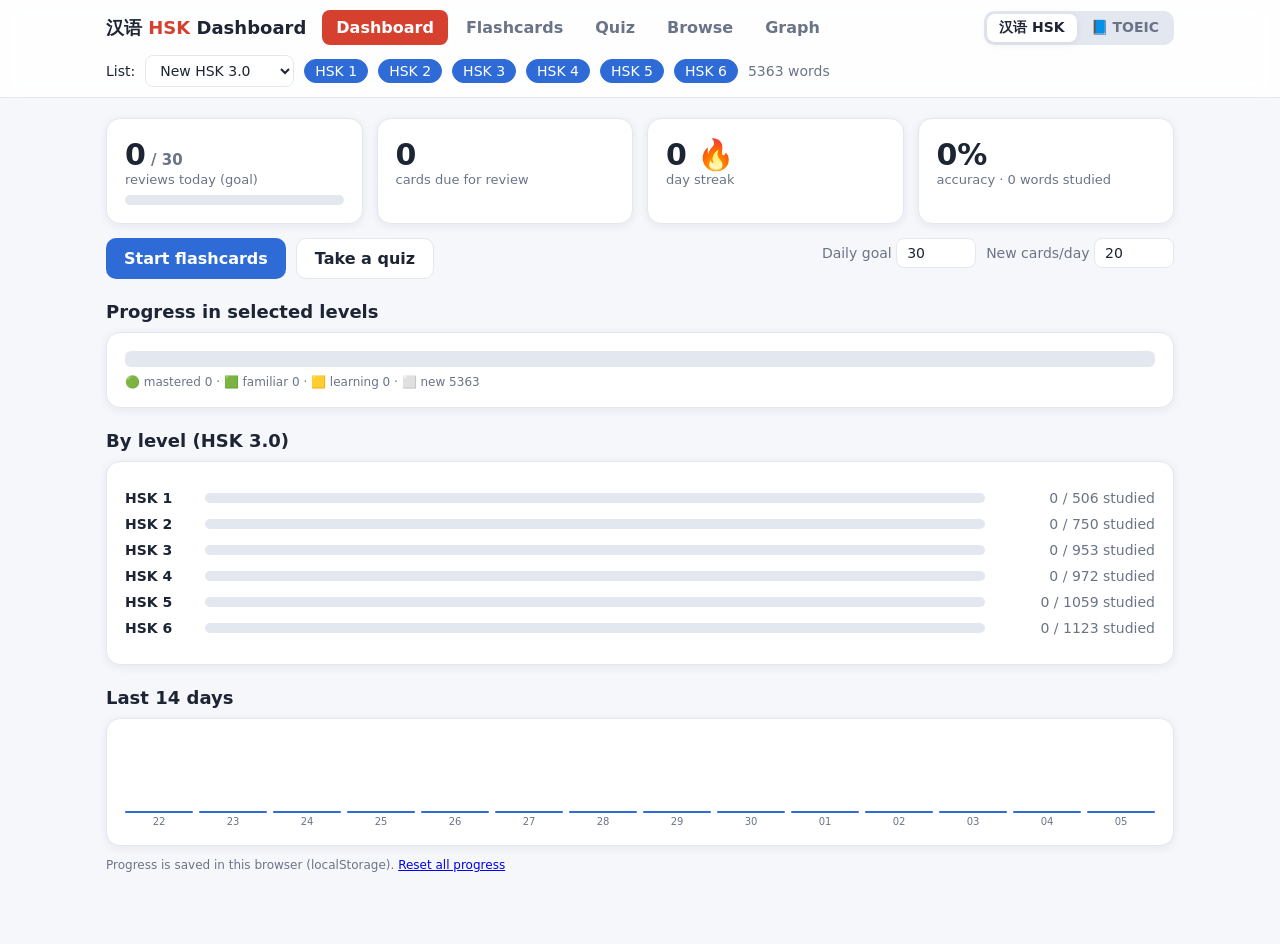
<file: dashboard/index.html>
<!doctype html>
<html lang="en">
<head>
<meta charset="utf-8">
<meta name="viewport" content="width=device-width, initial-scale=1, viewport-fit=cover">
<title>Vocab · HSK</title>
<meta name="apple-mobile-web-app-title" content="Vocab HSK">
<style>
:root{--bg:#f6f7fb;--card:#fff;--ink:#1d2433;--mute:#6b7487;--line:#e3e7ef;--brand:#d6402f;--brand2:#2f6bd6;--ok:#1f9d6b;--warn:#e0a01b;--bad:#d6402f;--shadow:0 2px 10px rgba(20,30,60,.07)}
@media (prefers-color-scheme:dark){:root{--bg:#12151d;--card:#1b2030;--ink:#e8ecf5;--mute:#98a1b6;--line:#2a3147;--shadow:none}}
*{box-sizing:border-box}
body{margin:0;background:var(--bg);color:var(--ink);font-family:system-ui,"Segoe UI","Noto Sans Thai","Microsoft YaHei",sans-serif}
header{background:var(--card);border-bottom:1px solid var(--line);position:sticky;top:0;z-index:5}
.wrap{max-width:1100px;margin:0 auto;padding:0 16px}
.top{display:flex;align-items:center;gap:16px;flex-wrap:wrap;padding:10px 0}
.logo{font-weight:800;font-size:18px}.logo b{color:var(--brand)}
nav{display:flex;gap:4px;flex-wrap:wrap}
nav button{border:0;background:none;color:var(--mute);font:inherit;font-weight:600;padding:8px 14px;border-radius:8px;cursor:pointer}
nav button.on{background:var(--brand);color:#fff}
.filters{display:flex;gap:10px;align-items:center;flex-wrap:wrap;padding:0 0 10px;font-size:14px}
.chip{display:inline-flex;align-items:center;gap:4px;border:1px solid var(--line);border-radius:999px;padding:3px 10px;cursor:pointer;user-select:none;background:var(--card)}
.chip.on{background:var(--brand2);color:#fff;border-color:var(--brand2)}
select,input[type=search],input[type=number]{font:inherit;padding:6px 10px;border-radius:8px;border:1px solid var(--line);background:var(--card);color:var(--ink)}
main{padding:20px 0 60px}
.grid{display:grid;gap:14px}
.g4{grid-template-columns:repeat(auto-fit,minmax(200px,1fr))}
.card{background:var(--card);border-radius:14px;padding:18px;box-shadow:var(--shadow);border:1px solid var(--line)}
.stat .n{font-size:30px;font-weight:800}.stat .l{color:var(--mute);font-size:13px}
h2{margin:22px 0 10px;font-size:18px}
.bar{height:10px;background:var(--line);border-radius:6px;overflow:hidden;display:flex}
.bar i{display:block;height:100%}
.lv{display:grid;grid-template-columns:70px 1fr 160px;gap:10px;align-items:center;margin:10px 0;font-size:14px}
.lv span:last-child{color:var(--mute);text-align:right}
.btn{border:0;border-radius:10px;padding:10px 18px;font:inherit;font-weight:700;cursor:pointer;background:var(--brand2);color:#fff}
.btn.alt{background:var(--card);color:var(--ink);border:1px solid var(--line)}
.btn.ok{background:var(--ok)}.btn.bad{background:var(--bad)}.btn.warn{background:var(--warn)}
.fc{max-width:620px;margin:0 auto;text-align:center}
.face{min-height:320px;display:flex;flex-direction:column;justify-content:center;align-items:center;gap:8px;cursor:pointer}
.hz{font-size:96px;line-height:1.1;font-family:"Noto Sans SC","Microsoft YaHei","SimSun",sans-serif}
.py{font-size:28px;color:var(--brand2)}.th{font-size:30px;font-weight:700}.en{color:var(--mute);font-size:15px;max-width:520px}
.tag{font-size:12px;color:var(--mute)}
.row{display:flex;gap:10px;justify-content:center;flex-wrap:wrap;margin-top:14px}
.opts{display:grid;gap:10px;margin-top:16px}
.opt{text-align:left;padding:14px;border-radius:12px;border:2px solid var(--line);background:var(--card);color:var(--ink);font:inherit;font-size:20px;cursor:pointer}
.opt:hover{border-color:var(--brand2)}.opt.right{border-color:var(--ok);background:rgba(31,157,107,.15)}.opt.wrong{border-color:var(--bad);background:rgba(214,64,47,.12)}
table{width:100%;border-collapse:collapse;font-size:15px}
th,td{padding:8px 10px;border-bottom:1px solid var(--line);text-align:left;vertical-align:top}
th{color:var(--mute);font-size:12px;text-transform:uppercase;position:sticky;top:0;background:var(--card)}
td.h{font-size:22px;font-family:"Noto Sans SC","Microsoft YaHei",sans-serif}
.dot{display:inline-block;width:10px;height:10px;border-radius:50%;background:var(--line)}
.sp{background:none;border:0;cursor:pointer;font-size:18px}
.pager{display:flex;gap:10px;align-items:center;justify-content:center;margin-top:12px}
.empty{padding:40px;text-align:center;color:var(--mute)}
.kbd{font-size:12px;color:var(--mute);margin-top:10px}
.subj{display:flex;gap:2px;background:var(--line);border-radius:10px;padding:3px;margin-left:auto}.subj a{padding:5px 12px;border-radius:8px;color:var(--mute);text-decoration:none;font-weight:700;font-size:14px}.subj a.on{background:var(--card);color:var(--ink);box-shadow:var(--shadow)}
.fchead{display:flex;justify-content:space-between;align-items:center;gap:10px;flex-wrap:wrap;margin-bottom:6px}
.pytog{display:inline-flex;align-items:center;gap:6px;cursor:pointer;user-select:none}.pytog input{width:16px;height:16px;accent-color:var(--brand2)}
@media (pointer:coarse){.kbdk{display:none}.pytog input{width:20px;height:20px}}
</style>
<meta name="theme-color" content="#f6f7fb" media="(prefers-color-scheme: light)">
<meta name="theme-color" content="#12151d" media="(prefers-color-scheme: dark)">
<meta name="apple-mobile-web-app-capable" content="yes">
<meta name="mobile-web-app-capable" content="yes">
<meta name="apple-mobile-web-app-status-bar-style" content="default">
<link rel="stylesheet" href="responsive.css">
</head>
<body>
<header><div class="wrap">
 <div class="top">
  <div class="logo">汉语 <b>HSK</b><span class="lg-x"> Dashboard</span></div>
  <nav id="nav">
   <button data-v="dash" class="on"><i>🏠</i><span>Dashboard</span></button><button data-v="cards"><i>🃏</i><span>Flashcards</span></button><button data-v="quiz"><i>✅</i><span>Quiz</span></button><button data-v="browse"><i>📖</i><span>Browse</span></button><button data-v="graph"><i>🕸️</i><span>Graph</span></button>
  </nav>
  <div class="subj"><a href="./" class="on">汉语 HSK</a><a href="toeic.html">📘 TOEIC</a></div>
 </div>
 <div class="filters" id="filters"></div>
</div></header>
<main class="wrap" id="app"></main>

<script src="data_hsk.js"></script>
<script>
(()=>{
const $=s=>document.querySelector(s);
const esc=s=>String(s).replace(/[&<>"]/g,c=>({'&':'&amp;','<':'&lt;','>':'&gt;','"':'&quot;'}[c]));
const DAY=864e5, BOXES=[0,1,2,4,8,16,32]; // days until next review per Leitner box
const WORDS=window.HSK_DATA.map((r,i)=>({id:i,o:+r[0]||0,n:+r[1]||0,hz:r[2],tr:r[3],py:r[4],th:r[5],pos:r[6],en:r[7],z:+r[8]||0,auto:r[9]==='1'}));

const load=(k,d)=>{try{return JSON.parse(localStorage.getItem(k))??d}catch{return d}};
const save=(k,v)=>{try{localStorage.setItem(k,JSON.stringify(v))}catch{}};
let S=Object.assign({sys:'new',lv:[1,2,3,4,5,6],newPerDay:20,goal:30,pyFront:true},load('hsk_settings',{}));
let P=load('hsk_progress',{});          // id -> {b:box,d:due,s:seen,c:correct,w:wrong}
let L=load('hsk_log',{});               // yyyy-mm-dd -> reviews
const today=()=>new Date().toISOString().slice(0,10);
const saveAll=()=>{save('hsk_settings',S);save('hsk_progress',P);save('hsk_log',L)};
const lvOf=w=>S.sys==='old'?w.o:S.sys==='2026'?w.z:w.n;
const pool=()=>WORDS.filter(w=>lvOf(w)&&S.lv.includes(lvOf(w)));
let view='dash';

function record(w,res){ // res: 0 again,1 good,2 easy
  const p=P[w.id]||{b:0,d:0,s:0,c:0,w:0};
  p.s++; if(res===0){p.b=Math.max(1,p.b>0?p.b-1:1);p.w++;} else {p.b=Math.min(6,(p.b||0)+res);p.c++;}
  p.d=Date.now()+(res===0?0.007:BOXES[p.b])*DAY; // "again" returns in ~10 min
  P[w.id]=p; L[today()]=(L[today()]||0)+1; saveAll();
}
function speak(t){try{const u=new SpeechSynthesisUtterance(t);u.lang='zh-CN';u.rate=.8;speechSynthesis.cancel();speechSynthesis.speak(u)}catch{}}

// ---------- filters ----------
function renderFilters(){
  $('#filters').innerHTML=
   `<span>List:</span><select id="sys"><option value="new"${S.sys==='new'?' selected':''}>New HSK 3.0</option><option value="2026"${S.sys==='2026'?' selected':''}>HSK 3.0 (2026)</option><option value="old"${S.sys==='old'?' selected':''}>Old HSK 2.0</option></select>`+
   [1,2,3,4,5,6].map(l=>`<span class="chip${S.lv.includes(l)?' on':''}" data-l="${l}">HSK ${l}</span>`).join('')+
   `<span style="color:var(--mute)">${pool().length} words</span>`;
  $('#sys').onchange=e=>{S.sys=e.target.value;saveAll();go(view)};
  document.querySelectorAll('.chip').forEach(c=>c.onclick=()=>{const l=+c.dataset.l;S.lv=S.lv.includes(l)?S.lv.filter(x=>x!==l):[...S.lv,l].sort();saveAll();go(view)});
}
document.querySelectorAll('#nav button').forEach(b=>b.onclick=()=>go(b.dataset.v));
function go(v){view=v;document.querySelectorAll('#nav button').forEach(b=>b.classList.toggle('on',b.dataset.v===v));renderFilters();({dash,cards,quiz,browse,graph})[v]();}

// ---------- dashboard ----------
function stage(id){const p=P[id];if(!p||!p.s)return 0;return p.b>=4?3:p.b>=2?2:1} // 0 new,1 learning,2 familiar,3 mastered
function dash(){
  const pl=pool(),now=Date.now();
  const cnt=[0,0,0,0];pl.forEach(w=>cnt[stage(w.id)]++);
  const due=pl.filter(w=>P[w.id]&&P[w.id].s&&P[w.id].d<=now).length;
  const seenAll=Object.values(P).filter(p=>p.s).length;
  let streak=0;for(let d=new Date();;d.setDate(d.getDate()-1)){const k=d.toISOString().slice(0,10);if(L[k])streak++;else if(k===today())continue;else break;}
  const t=L[today()]||0;
  const acc=(()=>{let c=0,w=0;Object.values(P).forEach(p=>{c+=p.c;w+=p.w});return c+w?Math.round(100*c/(c+w)):0})();
  let h=`<div class="grid g4">
   <div class="card stat"><div class="n">${t}<small style="font-size:15px;color:var(--mute)"> / ${S.goal}</small></div><div class="l">reviews today (goal)</div><div class="bar" style="margin-top:8px"><i style="width:${Math.min(100,100*t/S.goal)}%;background:var(--ok)"></i></div></div>
   <div class="card stat"><div class="n">${due}</div><div class="l">cards due for review</div></div>
   <div class="card stat"><div class="n">${streak} 🔥</div><div class="l">day streak</div></div>
   <div class="card stat"><div class="n">${acc}%</div><div class="l">accuracy · ${seenAll} words studied</div></div>
  </div>
  <div class="row" style="justify-content:flex-start"><button class="btn" onclick="HSKgo('cards')">Start flashcards</button><button class="btn alt" onclick="HSKgo('quiz')">Take a quiz</button>
   <label style="margin-left:auto;font-size:14px;color:var(--mute)">Daily goal <input type="number" id="goal" min="5" max="500" value="${S.goal}" style="width:80px"></label>
   <label style="font-size:14px;color:var(--mute)">New cards/day <input type="number" id="npd" min="1" max="200" value="${S.newPerDay}" style="width:80px"></label></div>
  <h2>Progress in selected levels</h2>
  <div class="card"><div class="bar" style="height:16px">
   <i style="width:${100*cnt[3]/pl.length}%;background:var(--ok)" title="Mastered"></i><i style="width:${100*cnt[2]/pl.length}%;background:#7bc96f" title="Familiar"></i><i style="width:${100*cnt[1]/pl.length}%;background:var(--warn)" title="Learning"></i></div>
   <div class="tag" style="margin-top:8px">🟢 mastered ${cnt[3]} · 🟩 familiar ${cnt[2]} · 🟨 learning ${cnt[1]} · ⬜ new ${cnt[0]}</div></div>
  <h2>By level (${S.sys==='new'?'HSK 3.0':S.sys==='2026'?'HSK 3.0 (2026)':'HSK 2.0'})</h2><div class="card">`;
  for(let l=1;l<=6;l++){
    const ws=WORDS.filter(w=>lvOf(w)===l),c=[0,0,0,0];ws.forEach(w=>c[stage(w.id)]++);
    h+=`<div class="lv"><b>HSK ${l}</b><div class="bar"><i style="width:${100*c[3]/ws.length}%;background:var(--ok)"></i><i style="width:${100*c[2]/ws.length}%;background:#7bc96f"></i><i style="width:${100*c[1]/ws.length}%;background:var(--warn)"></i></div><span>${c[1]+c[2]+c[3]} / ${ws.length} studied</span></div>`;
  }
  h+=`</div><h2>Last 14 days</h2><div class="card"><div style="display:flex;align-items:flex-end;gap:6px;height:90px">`;
  const days=[...Array(14)].map((_,i)=>{const d=new Date();d.setDate(d.getDate()-13+i);return d.toISOString().slice(0,10)});
  const mx=Math.max(1,...days.map(d=>L[d]||0));
  h+=days.map(d=>`<div title="${d}: ${L[d]||0}" style="flex:1;text-align:center;font-size:10px;color:var(--mute)"><div style="background:var(--brand2);border-radius:4px;height:${Math.max(2,70*(L[d]||0)/mx)}px;margin-bottom:3px"></div>${d.slice(8)}</div>`).join('');
  h+=`</div></div><p class="tag">Progress is saved in this browser (localStorage). <a href="#" id="reset">Reset all progress</a></p>`;
  $('#app').innerHTML=h;
  $('#goal').onchange=e=>{S.goal=Math.max(5,+e.target.value||30);saveAll();dash()};
  $('#npd').onchange=e=>{S.newPerDay=Math.max(1,+e.target.value||20);saveAll()};
  $('#reset').onclick=e=>{e.preventDefault();if(confirm('Erase all progress?')){P={};L={};saveAll();dash()}};
}
// ---------- relation graph ----------
const LVC=['#2f6bd6','#1f9d6b','#e0a01b','#d6402f','#8b5cd6','#14a3b8'];
const isHan=c=>/[\u4e00-\u9fff]/.test(c);
let gsel=null,gq='',gcap=30;
function gIndex(){
  const seen=new Map(),idx={};
  pool().forEach(w=>{if(!seen.has(w.hz))seen.set(w.hz,w)});
  const ws=[...seen.values()];
  ws.forEach(w=>{new Set([...w.hz].filter(isHan)).forEach(c=>(idx[c]=idx[c]||[]).push(w))});
  const rel=w=>{const s=new Set();[...new Set([...w.hz].filter(isHan))].forEach(c=>(idx[c]||[]).forEach(x=>{if(x.hz!==w.hz)s.add(x)}));return s};
  return {ws,idx,rel,seen};
}
function graph(){
  const G=gIndex();
  if(gsel&&!G.seen.has(gsel))gsel=null;
  const deg=G.ws.map(w=>[w,G.rel(w).size]).sort((a,b)=>b[1]-a[1]);
  if(!gsel&&deg.length)gsel=(deg.find(([w])=>w.hz.length<=2)||deg[0])[0].hz;
  const q=gq.trim().toLowerCase();
  const hits=q?G.ws.filter(w=>w.hz.includes(q)||w.py.toLowerCase().includes(q)||w.en.toLowerCase().includes(q)||w.th.includes(q)).slice(0,12):[];
  $('#app').innerHTML=`<div class="gtop" style="display:flex;gap:10px;flex-wrap:wrap;align-items:center;margin-bottom:12px">
   <input type="search" id="gq" placeholder="Search hanzi / pinyin / meaning…" value="${esc(gq)}" style="min-width:260px">
   <label style="font-size:14px;color:var(--mute)">Max words per character <input type="number" id="gcap" min="5" max="80" value="${gcap}" style="width:70px"></label>
   <span class="tag">A word is related to another when they share a Chinese character (e.g. 学 → 学生, 大学, 学习).</span></div>
   ${hits.length?`<div class="row" style="justify-content:flex-start;margin:0 0 12px">${hits.map(w=>`<span class="chip" data-g="${esc(w.hz)}">${esc(w.hz)} <small>${esc(w.py)}</small></span>`).join('')}</div>`:''}
   <div id="gmain"></div>
   <h2>Most connected words (in selected levels)</h2>
   <div class="card tscroll"><table><tr><th>#</th><th>Word</th><th>Pinyin</th><th>Meaning</th><th>Related words</th></tr>
   ${deg.slice(0,30).map(([w,d],i)=>`<tr style="cursor:pointer" data-g="${esc(w.hz)}"><td>${i+1}</td><td class="h">${esc(w.hz)}</td><td>${esc(w.py)}</td><td>${esc(w.en.slice(0,60))}</td><td><b>${d}</b></td></tr>`).join('')}</table></div>`;
  $('#gq').oninput=e=>{gq=e.target.value;const p=e.target.selectionStart;graph();const i=$('#gq');i.focus();i.setSelectionRange(p,p)};
  $('#gcap').onchange=e=>{gcap=Math.max(5,Math.min(80,+e.target.value||30));graph()};
  document.querySelectorAll('[data-g]').forEach(el=>el.onclick=()=>{gsel=el.dataset.g;gq='';graph();window.scrollTo(0,0)});
  if(gsel)gDraw(G,G.seen.get(gsel));else $('#gmain').innerHTML='<div class="empty">No words in the selected levels.</div>';
}
function gDraw(G,c){
  const chars=[...new Set([...c.hz].filter(isHan))];
  const all=G.rel(c);
  const nodes=[],links=[],byHz=new Map();
  const add=(w,t)=>{let n=byHz.get(w.hz);if(!n){n={w,t,id:nodes.length,x:0,y:0,vx:0,vy:0,r:t==='c'?30:t==='h'?20:13};byHz.set(w.hz,n);nodes.push(n)}return n};
  const W=Math.round(Math.min(760,Math.max(330,($('#gmain').clientWidth||760)-20))),H=W<600?Math.round(W*1.45):560,cn=add(c,'c');cn.x=W/2;cn.y=H/2;cn.fixed=1;
  let shown=0;const groups=[];
  chars.forEach((ch,ci)=>{
    const list=(G.idx[ch]||[]).filter(w=>w.hz!==c.hz).sort((a,b)=>lvOf(a)-lvOf(b)||a.hz.length-b.hz.length);
    let hub=cn;
    if(chars.length>1){const hw=G.seen.get(ch)||{hz:ch,py:'',en:'(character)',th:'',n:0,o:0};hub=add(hw,'h');links.push([cn,hub])}
    const ang=2*Math.PI*ci/chars.length;
    if(hub!==cn){hub.x=W/2+Math.cos(ang)*110;hub.y=H/2+Math.sin(ang)*110}
    const take=list.filter(w=>w.hz!==ch||hub===cn).slice(0,gcap);
    take.forEach(w=>{const n=add(w,'w');if(!n.x){n.x=hub.x+Math.cos(ang+Math.random()*2)*120;n.y=hub.y+Math.sin(ang+Math.random()*2)*120}links.push([hub,n])});
    groups.push({ch,total:list.length,shown:take.length});
  });
  nodes.forEach(n=>{if(!n.x){n.x=W/2+Math.random()*100-50;n.y=H/2+Math.random()*100-50}});
  for(let it=0;it<320;it++){
    const a=1-it/320;
    for(let i=0;i<nodes.length;i++)for(let j=i+1;j<nodes.length;j++){
      const p=nodes[i],q=nodes[j];let dx=p.x-q.x,dy=p.y-q.y,d2=dx*dx+dy*dy+.01,d=Math.sqrt(d2);
      const f=(900/d2)*a+(d<p.r+q.r+8?1.5:0);dx/=d;dy/=d;
      p.vx+=dx*f;p.vy+=dy*f;q.vx-=dx*f;q.vy-=dy*f}
    links.forEach(([p,q])=>{const dx=q.x-p.x,dy=q.y-p.y,d=Math.sqrt(dx*dx+dy*dy)||1,L=p.t==='c'?110:95,f=(d-L)*.04;
      p.vx+=dx/d*f;p.vy+=dy/d*f;q.vx-=dx/d*f;q.vy-=dy/d*f});
    nodes.forEach(n=>{if(n.fixed)return;n.vx+=(W/2-n.x)*.002;n.vy+=(H/2-n.y)*.002;n.x+=n.vx*.6;n.y+=n.vy*.6;n.vx*=.6;n.vy*=.6;
      n.x=Math.max(n.r+4,Math.min(W-n.r-4,n.x));n.y=Math.max(n.r+4,Math.min(H-n.r-4,n.y))});
  }
  const lines=links.map(([p,q])=>`<line x1="${p.x.toFixed(1)}" y1="${p.y.toFixed(1)}" x2="${q.x.toFixed(1)}" y2="${q.y.toFixed(1)}" stroke="var(--line)" stroke-width="1.5"/>`).join('');
  const circ=nodes.map(n=>{const lv=lvOf(n.w)||0,col=n.t==='c'?'var(--brand)':LVC[(lv||1)-1];
    const fs=n.t==='c'?26:n.t==='h'?18:Math.max(9,14-(n.w.hz.length-1)*1.5);
    return `<g data-g="${esc(n.w.hz)}" style="cursor:pointer"><title>${esc(n.w.hz)} ${esc(n.w.py)} — ${esc(n.w.en.slice(0,80))}${lv?' (HSK '+lv+')':''}</title>
    <circle cx="${n.x.toFixed(1)}" cy="${n.y.toFixed(1)}" r="${n.t==='w'?Math.max(n.r,6+n.w.hz.length*5):n.r}" fill="${col}" fill-opacity="${n.t==='h'?.55:.9}" stroke="var(--card)" stroke-width="2"/>
    <text x="${n.x.toFixed(1)}" y="${(n.y+fs*.35).toFixed(1)}" text-anchor="middle" font-size="${fs}" fill="#fff" style="pointer-events:none;font-family:'Noto Sans SC','Microsoft YaHei',sans-serif">${esc(n.w.hz)}</text></g>`}).join('');
  const sh=nodes.filter(n=>n.t==='w').length;
  $('#gmain').innerHTML=`<div class="ggrid">
   <div class="card" style="padding:8px"><svg viewBox="0 0 ${W} ${H}" style="width:100%;height:auto;display:block">${lines}${circ}</svg>
    <div class="tag" style="padding:6px 10px">${LVC.map((c,i)=>`<span style="color:${c}">●</span> HSK ${i+1}`).join(' &nbsp; ')} · click any node to re-center</div></div>
   <div class="card"><div class="hz" style="font-size:${c.hz.length>3?40:64}px;text-align:center">${esc(c.hz)}</div>
    <div style="text-align:center"><span class="py">${esc(c.py)}</span> <button class="sp" id="gspk">🔊</button></div>
    <div style="text-align:center" class="th">${esc(c.th)}</div><div class="en" style="margin:6px auto;text-align:center">${esc(c.en)}</div>
    <div class="stat" style="text-align:center;margin:12px 0"><div class="n" style="color:var(--brand)">${all.size}</div><div class="l">related words in selected levels</div></div>
    ${groups.map(g=>`<div style="font-size:14px;margin:6px 0"><b style="font-size:20px;font-family:'Noto Sans SC','Microsoft YaHei',sans-serif">${esc(g.ch)}</b> appears in <b>${g.total}</b> other word${g.total===1?'':'s'}${g.shown<g.total?` <span class="tag">(showing ${g.shown})</span>`:''}</div>`).join('')}
    ${!chars.length?'<div class="tag">No Chinese characters to relate.</div>':''}</div></div>`;
  document.querySelectorAll('#gmain [data-g]').forEach(el=>el.onclick=()=>{gsel=el.dataset.g;graph()});
  $('#gspk').onclick=()=>speak(c.hz);
}

window.HSKgo=go;

// ---------- flashcards ----------
let fc={q:[],i:0,flip:false,newShown:0};
const shuffle=a=>{for(let i=a.length-1;i>0;i--){const j=Math.random()*(i+1)|0;[a[i],a[j]]=[a[j],a[i]]}return a};
function buildQueue(){
  const pl=pool(),now=Date.now();
  const due=pl.filter(w=>P[w.id]&&P[w.id].s&&P[w.id].d<=now).sort((a,b)=>P[a.id].d-P[b.id].d);
  const fresh=shuffle(pl.filter(w=>!(P[w.id]&&P[w.id].s))).slice(0,Math.max(0,S.newPerDay-(fc.newShown||0)));
  return [...due.slice(0,200),...fresh];
}
function cards(){ fc={q:buildQueue(),i:0,flip:false,newShown:0}; drawCard(); }
function drawCard(){
  const w=fc.q[fc.i];
  if(!w){$('#app').innerHTML=`<div class="card empty"><div style="font-size:48px">🎉</div><h2>All caught up!</h2><p>No more cards due or new cards for now.<br>Raise “New cards/day” on the dashboard or pick other levels.</p><button class="btn" onclick="HSKgo('dash')">Back to dashboard</button></div>`;return}
  const isNew=!(P[w.id]&&P[w.id].s);
  $('#app').innerHTML=`<div class="fc"><div class="tag fchead"><span>Card ${fc.i+1} / ${fc.q.length} · HSK ${lvOf(w)} ${isNew?'· <b>NEW</b>':''}</span><label class="pytog"><input type="checkbox" id="pyf"${S.pyFront?' checked':''}> Pinyin on front <span class="kbdk">(P)</span></label></div>
  <div class="card face" id="face">${fc.flip?
   `<div class="hz" style="font-size:64px">${esc(w.hz)}</div><div class="py">${esc(w.py)}</div><div class="th">${esc(w.th)}</div><div class="en">${esc(w.en)}</div><div class="tag">${esc(w.pos)}${w.tr!==w.hz?' · '+esc(w.tr):''}${w.auto?' · Thai: machine-translated':''}</div>`:
   `<div class="hz">${esc(w.hz)}</div>${S.pyFront?`<div class="py">${esc(w.py)}</div>`:''}<div class="tag">tap or press Space to reveal</div>`}</div>
  <div class="row">${fc.flip?
   `<button class="btn bad" data-r="0">Again (1)</button><button class="btn ok" data-r="1">Good (2)</button><button class="btn warn" data-r="2">Easy (3)</button>`:
   `<button class="btn" id="rev">Show answer</button>`}<button class="btn alt" id="spk">🔊 Listen (S)</button></div>
  <div class="kbd">Keys: Space = flip · 1/2/3 = rate · S = speak · P = pinyin on/off</div></div>`;
  $('#pyf').onchange=e=>{S.pyFront=e.target.checked;saveAll();drawCard()};
  $('#face').onclick=()=>{fc.flip=!fc.flip;drawCard()};
  const rv=$('#rev'); if(rv) rv.onclick=()=>{fc.flip=true;drawCard()};
  $('#spk').onclick=()=>speak(w.hz);
  document.querySelectorAll('[data-r]').forEach(b=>b.onclick=()=>rate(+b.dataset.r));
}
function rate(r){const w=fc.q[fc.i];if(!w||!fc.flip)return;const isNew=!(P[w.id]&&P[w.id].s);record(w,r);if(isNew)fc.newShown++;
  if(r===0)fc.q.push(w); fc.i++;fc.flip=false;drawCard();}

// ---------- quiz ----------
let qz={mode:'hz2th',n:0,ok:0,cur:null,done:false};
function quiz(){
  $('#app').innerHTML=`<div class="fc"><div class="card"><h2 style="margin-top:0">Quiz</h2>
   <p>Direction:</p><div class="row" style="margin-top:0">
   <button class="btn" data-m="hz2th">汉字 → Thai</button><button class="btn alt" data-m="th2hz">Thai → 汉字</button><button class="btn alt" data-m="hz2py">汉字 → Pinyin</button><button class="btn alt" data-m="au2hz">🔊 Listen → 汉字</button></div></div></div>`;
  document.querySelectorAll('[data-m]').forEach(b=>b.onclick=()=>{qz={mode:b.dataset.m,n:0,ok:0,cur:null,done:false};nextQ()});
}
function nextQ(){
  const pl=pool(); if(pl.length<4){$('#app').innerHTML='<div class="card empty">Select more levels to quiz.</div>';return}
  const now=Date.now();
  const dueFirst=pl.filter(w=>P[w.id]&&P[w.id].s&&P[w.id].d<=now);
  const src=dueFirst.length&&Math.random()<.5?dueFirst:pl;
  const w=src[Math.random()*src.length|0];
  const key=qz.mode==='hz2th'?'th':qz.mode==='hz2py'?'py':'hz';
  const opts=[w];let guard=0;
  while(opts.length<4&&guard++<200){const c=pl[Math.random()*pl.length|0];if(!opts.some(o=>o[key]===c[key]))opts.push(c)}
  shuffle(opts); qz.cur={w,opts,key,answered:false};
  const q=qz.mode==='hz2th'||qz.mode==='hz2py'?`<div class="hz">${esc(w.hz)}</div>`:qz.mode==='th2hz'?`<div class="th" style="font-size:36px">${esc(w.th)}</div><div class="tag">${esc(w.en)}</div>`:`<button class="btn" id="play" style="font-size:28px">🔊 Play</button>`;
  $('#app').innerHTML=`<div class="fc"><div class="tag">Question ${qz.n+1} · score ${qz.ok}/${qz.n} · <a href="#" id="end">end quiz</a></div>
   <div class="card" style="min-height:140px;display:flex;flex-direction:column;align-items:center;justify-content:center">${q}</div>
   <div class="opts">${opts.map((o,i)=>`<button class="opt${key==='hz'?' hzopt':''}" data-i="${i}"><b style="color:var(--mute)">${i+1}</b>&nbsp; ${key==='hz'?`<span class="hz" style="font-size:34px">${esc(o.hz)}</span>`:esc(o[key])}</button>`).join('')}</div>
   <div id="fb"></div><div class="kbd">Keys: 1–4 to answer · Enter = next</div></div>`;
  document.querySelectorAll('.opt').forEach(b=>b.onclick=()=>answer(+b.dataset.i));
  $('#end').onclick=e=>{e.preventDefault();quiz()};
  const pb=$('#play'); if(pb){pb.onclick=()=>speak(w.hz);speak(w.hz)}
}
function answer(i){
  const c=qz.cur; if(!c||c.answered)return; c.answered=true;
  const o=c.opts[i],ok=o.id===c.w.id;
  document.querySelectorAll('.opt').forEach((b,j)=>{if(c.opts[j].id===c.w.id)b.classList.add('right');else if(j===i)b.classList.add('wrong')});
  qz.n++; if(ok)qz.ok++; record(c.w,ok?1:0);
  $('#fb').innerHTML=`<div class="card" style="margin-top:12px;text-align:center"><span class="hz" style="font-size:40px">${esc(c.w.hz)}</span> <span class="py">${esc(c.w.py)}</span><div class="th" style="font-size:22px">${esc(c.w.th)}</div><div class="en" style="margin:auto">${esc(c.w.en)}</div><div class="row"><button class="btn" id="nx">Next →</button><button class="btn alt" id="sp2">🔊</button></div></div>`;
  $('#nx').onclick=nextQ;$('#sp2').onclick=()=>speak(c.w.hz);
}

// ---------- browse ----------
let br={q:'',page:0,st:'all'};
function browse(){
  const run=()=>{
    const q=br.q.trim().toLowerCase();
    let ws=pool().filter(w=>(br.st==='all'||(br.st==='new'?stage(w.id)===0:stage(w.id)>0))&&(!q||w.hz.includes(q)||w.py.toLowerCase().includes(q)||w.th.includes(q)||w.en.toLowerCase().includes(q)));
    const per=100,pages=Math.max(1,Math.ceil(ws.length/per));br.page=Math.min(br.page,pages-1);
    const cols=['#e3e7ef','#e0a01b','#7bc96f','#1f9d6b'];
    $('#list').innerHTML=ws.length?`<table><thead><tr><th></th><th>汉字</th><th>Pinyin</th><th>Thai</th><th>English</th><th>HSK</th><th></th></tr></thead><tbody>`+
     ws.slice(br.page*per,(br.page+1)*per).map(w=>`<tr><td class="c-dot"><span class="dot" style="background:${cols[stage(w.id)]}"></span></td><td class="h c-w">${esc(w.hz)}</td><td class="c-py">${esc(w.py)}</td><td class="c-th">${esc(w.th)}</td><td class="c-en">${esc(w.en)}</td><td class="c-lv">${lvOf(w)}</td><td class="c-sp"><button class="sp" data-s="${esc(w.hz)}">🔊</button></td></tr>`).join('')+`</tbody></table>
     <div class="pager"><button class="btn alt" id="pv">‹</button>Page ${br.page+1} / ${pages} · ${ws.length} words<button class="btn alt" id="nxp">›</button></div>`:'<div class="empty">No matches.</div>';
    document.querySelectorAll('[data-s]').forEach(b=>b.onclick=()=>speak(b.dataset.s));
    const pv=$('#pv'),nx=$('#nxp'); if(pv){pv.onclick=()=>{br.page=Math.max(0,br.page-1);run()};nx.onclick=()=>{br.page=Math.min(pages-1,br.page+1);run()}}
  };
  $('#app').innerHTML=`<div class="row" style="justify-content:flex-start;margin:0 0 12px"><input type="search" id="q" placeholder="Search 汉字, pinyin, Thai, English…" style="flex:1;min-width:220px" value="${esc(br.q)}">
   <select id="st"><option value="all">All words</option><option value="new">Not studied yet</option><option value="seen">Studied</option></select></div><div class="card" style="padding:6px 12px;overflow:auto" id="list"></div>`;
  $('#st').value=br.st;
  $('#q').oninput=e=>{br.q=e.target.value;br.page=0;run()};$('#st').onchange=e=>{br.st=e.target.value;br.page=0;run()};
  run();
}

// ---------- keyboard ----------
addEventListener('keydown',e=>{
  if(/INPUT|SELECT|TEXTAREA/.test(e.target.tagName))return;
  if(view==='cards'){
    if(e.code==='Space'){e.preventDefault();if(!fc.flip){fc.flip=true;drawCard()}else rate(1)}
    else if(fc.flip&&'123'.includes(e.key))rate(+e.key-1);
    else if(e.key.toLowerCase()==='s'&&fc.q[fc.i])speak(fc.q[fc.i].hz);
    else if(e.key.toLowerCase()==='p'){S.pyFront=!S.pyFront;saveAll();drawCard()}
  } else if(view==='quiz'&&qz.cur){
    if('1234'.includes(e.key)&&e.key)answer(+e.key-1);
    else if(e.key==='Enter'&&qz.cur.answered)nextQ();
  }
});

go('dash');
})();
</script>
</body>
</html>
</file>
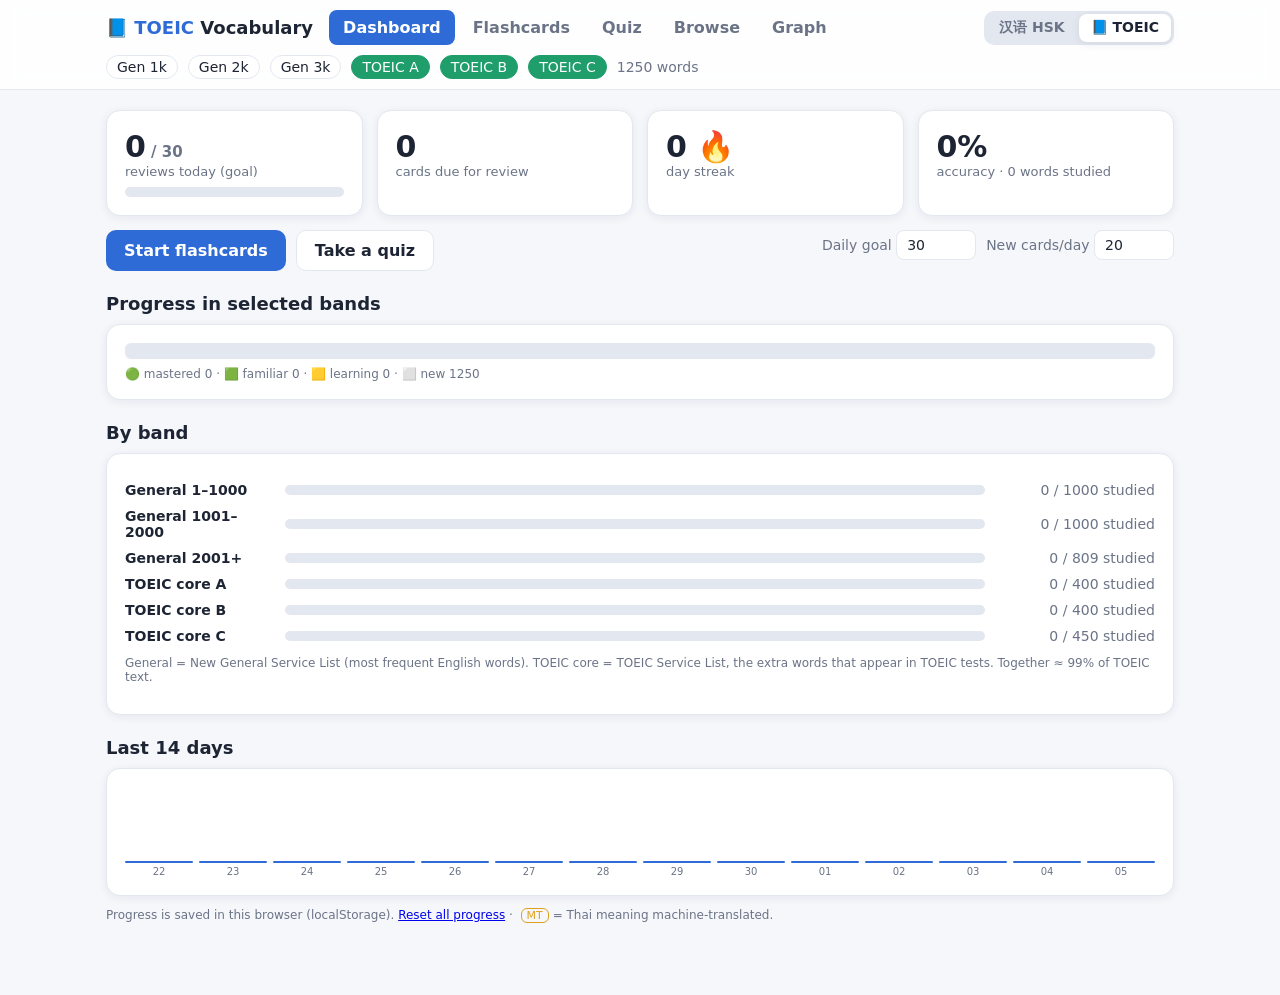
<file: dashboard/toeic.html>
<!doctype html>
<html lang="en">
<head>
<meta charset="utf-8">
<meta name="viewport" content="width=device-width, initial-scale=1, viewport-fit=cover">
<title>Vocab · TOEIC</title>
<meta name="apple-mobile-web-app-title" content="Vocab TOEIC">
<style>
:root{--bg:#f6f7fb;--card:#fff;--ink:#1d2433;--mute:#6b7487;--line:#e3e7ef;--brand:#2f6bd6;--brand2:#1f9d6b;--ok:#1f9d6b;--warn:#e0a01b;--bad:#d6402f;--shadow:0 2px 10px rgba(20,30,60,.07)}
@media (prefers-color-scheme:dark){:root{--bg:#12151d;--card:#1b2030;--ink:#e8ecf5;--mute:#98a1b6;--line:#2a3147;--shadow:none}}
*{box-sizing:border-box}
body{margin:0;background:var(--bg);color:var(--ink);font-family:system-ui,"Segoe UI","Noto Sans Thai",sans-serif}
header{background:var(--card);border-bottom:1px solid var(--line);position:sticky;top:0;z-index:5}
.wrap{max-width:1100px;margin:0 auto;padding:0 16px}
.top{display:flex;align-items:center;gap:16px;flex-wrap:wrap;padding:10px 0}
.logo{font-weight:800;font-size:18px}.logo b{color:var(--brand)}
.subj{display:flex;gap:2px;background:var(--line);border-radius:10px;padding:3px;margin-left:auto}.subj a{padding:5px 12px;border-radius:8px;color:var(--mute);text-decoration:none;font-weight:700;font-size:14px}.subj a.on{background:var(--card);color:var(--ink);box-shadow:var(--shadow)}
nav{display:flex;gap:4px;flex-wrap:wrap}
nav button{border:0;background:none;color:var(--mute);font:inherit;font-weight:600;padding:8px 14px;border-radius:8px;cursor:pointer}
nav button.on{background:var(--brand);color:#fff}
.filters{display:flex;gap:10px;align-items:center;flex-wrap:wrap;padding:0 0 10px;font-size:14px}
.chip{display:inline-flex;align-items:center;gap:4px;border:1px solid var(--line);border-radius:999px;padding:3px 10px;cursor:pointer;user-select:none;background:var(--card)}
.chip.on{background:var(--brand2);color:#fff;border-color:var(--brand2)}
select,input[type=search],input[type=number]{font:inherit;padding:6px 10px;border-radius:8px;border:1px solid var(--line);background:var(--card);color:var(--ink)}
main{padding:20px 0 60px}
.grid{display:grid;gap:14px}
.g4{grid-template-columns:repeat(auto-fit,minmax(200px,1fr))}
.card{background:var(--card);border-radius:14px;padding:18px;box-shadow:var(--shadow);border:1px solid var(--line)}
.stat .n{font-size:30px;font-weight:800}.stat .l{color:var(--mute);font-size:13px}
h2{margin:22px 0 10px;font-size:18px}
.bar{height:10px;background:var(--line);border-radius:6px;overflow:hidden;display:flex}
.bar i{display:block;height:100%}
.lv{display:grid;grid-template-columns:150px 1fr 160px;gap:10px;align-items:center;margin:10px 0;font-size:14px}
.lv span:last-child{color:var(--mute);text-align:right}
.btn{border:0;border-radius:10px;padding:10px 18px;font:inherit;font-weight:700;cursor:pointer;background:var(--brand);color:#fff}
.btn.alt{background:var(--card);color:var(--ink);border:1px solid var(--line)}
.btn.ok{background:var(--ok)}.btn.bad{background:var(--bad)}.btn.warn{background:var(--warn)}
.fc{max-width:620px;margin:0 auto;text-align:center}
.face{min-height:320px;display:flex;flex-direction:column;justify-content:center;align-items:center;gap:8px;cursor:pointer}
.wd{font-size:60px;line-height:1.1;font-weight:700;word-break:break-word}
.py{font-size:24px;color:var(--brand)}.th{font-size:28px;font-weight:700}.en{color:var(--mute);font-size:15px;max-width:520px}
.tag{font-size:12px;color:var(--mute)}
.row{display:flex;gap:10px;justify-content:center;flex-wrap:wrap;margin-top:14px}
.opts{display:grid;gap:10px;margin-top:16px}
.opt{text-align:left;padding:14px;border-radius:12px;border:2px solid var(--line);background:var(--card);color:var(--ink);font:inherit;font-size:18px;cursor:pointer}
.opt:hover{border-color:var(--brand)}.opt.right{border-color:var(--ok);background:rgba(31,157,107,.15)}.opt.wrong{border-color:var(--bad);background:rgba(214,64,47,.12)}
table{width:100%;border-collapse:collapse;font-size:15px}
th,td{padding:8px 10px;border-bottom:1px solid var(--line);text-align:left;vertical-align:top}
th{color:var(--mute);font-size:12px;text-transform:uppercase;position:sticky;top:0;background:var(--card)}
td.h{font-size:18px;font-weight:700}
.dot{display:inline-block;width:10px;height:10px;border-radius:50%;background:var(--line)}
.sp{background:none;border:0;cursor:pointer;font-size:18px}
.pager{display:flex;gap:10px;align-items:center;justify-content:center;margin-top:12px}
.empty{padding:40px;text-align:center;color:var(--mute)}
.kbd{font-size:12px;color:var(--mute);margin-top:10px}
.auto{display:inline-block;font-size:11px;color:var(--warn);border:1px solid var(--warn);border-radius:6px;padding:0 5px;margin-left:4px;vertical-align:middle}
</style>
<meta name="theme-color" content="#f6f7fb" media="(prefers-color-scheme: light)">
<meta name="theme-color" content="#12151d" media="(prefers-color-scheme: dark)">
<meta name="apple-mobile-web-app-capable" content="yes">
<meta name="mobile-web-app-capable" content="yes">
<meta name="apple-mobile-web-app-status-bar-style" content="default">
<link rel="stylesheet" href="responsive.css">
</head>
<body>
<header><div class="wrap">
 <div class="top">
  <div class="logo">📘 <b>TOEIC</b><span class="lg-x"> Vocabulary</span></div>
  <nav id="nav">
   <button data-v="dash" class="on"><i>🏠</i><span>Dashboard</span></button><button data-v="cards"><i>🃏</i><span>Flashcards</span></button><button data-v="quiz"><i>✅</i><span>Quiz</span></button><button data-v="browse"><i>📖</i><span>Browse</span></button><button data-v="graph"><i>🕸️</i><span>Graph</span></button>
  </nav>
  <div class="subj"><a href="./">汉语 HSK</a><a href="toeic.html" class="on">📘 TOEIC</a></div>
 </div>
 <div class="filters" id="filters"></div>
</div></header>
<main class="wrap" id="app"></main>

<script src="data_toeic.js"></script>
<script>
(()=>{
const $=s=>document.querySelector(s);
const esc=s=>String(s).replace(/[&<>"]/g,c=>({'&':'&amp;','<':'&lt;','>':'&gt;','"':'&quot;'}[c]));
const DAY=864e5, BOXES=[0,1,2,4,8,16,32];
// columns: band,list,rank,word,ipa,thai,pos,meaning,forms,thai_auto
const WORDS=window.TOEIC_DATA.map((r,i)=>({id:i,b:+r[0]||0,list:r[1],rank:+r[2]||0,w:r[3],ipa:r[4],th:r[5],pos:r[6],en:r[7],forms:r[8],auto:r[9]==='1'}));
const BANDS=['','General 1–1000','General 1001–2000','General 2001+','TOEIC core A','TOEIC core B','TOEIC core C'];
const BSHORT=['','Gen 1k','Gen 2k','Gen 3k','TOEIC A','TOEIC B','TOEIC C'];

const load=(k,d)=>{try{return JSON.parse(localStorage.getItem(k))??d}catch{return d}};
const save=(k,v)=>{try{localStorage.setItem(k,JSON.stringify(v))}catch{}};
let S=Object.assign({lv:[4,5,6],newPerDay:20,goal:30},load('toeic_settings',{}));
let P=load('toeic_progress',{}), L=load('toeic_log',{});
const today=()=>new Date().toISOString().slice(0,10);
const saveAll=()=>{save('toeic_settings',S);save('toeic_progress',P);save('toeic_log',L)};
const pool=()=>WORDS.filter(w=>S.lv.includes(w.b));
let view='dash';

function record(w,res){
  const p=P[w.id]||{b:0,d:0,s:0,c:0,w:0};
  p.s++; if(res===0){p.b=Math.max(1,p.b>0?p.b-1:1);p.w++;} else {p.b=Math.min(6,(p.b||0)+res);p.c++;}
  p.d=Date.now()+(res===0?0.007:BOXES[p.b])*DAY;
  P[w.id]=p; L[today()]=(L[today()]||0)+1; saveAll();
}
function speak(t){try{const u=new SpeechSynthesisUtterance(t);u.lang='en-US';u.rate=.9;speechSynthesis.cancel();speechSynthesis.speak(u)}catch{}}
const autoTag=w=>w.auto?'<span class="auto" title="Thai meaning is machine-translated">MT</span>':'';

function renderFilters(){
  $('#filters').innerHTML=[1,2,3,4,5,6].map(l=>`<span class="chip${S.lv.includes(l)?' on':''}" data-l="${l}" title="${BANDS[l]}">${BSHORT[l]}</span>`).join('')+
   `<span style="color:var(--mute)">${pool().length} words</span>`;
  document.querySelectorAll('.chip').forEach(c=>c.onclick=()=>{const l=+c.dataset.l;S.lv=S.lv.includes(l)?S.lv.filter(x=>x!==l):[...S.lv,l].sort();saveAll();go(view)});
}
document.querySelectorAll('#nav button').forEach(b=>b.onclick=()=>go(b.dataset.v));
function go(v){view=v;document.querySelectorAll('#nav button').forEach(b=>b.classList.toggle('on',b.dataset.v===v));renderFilters();({dash,cards,quiz,browse,graph})[v]();}
window.TOEICgo=go;

// ---------- dashboard ----------
function stage(id){const p=P[id];if(!p||!p.s)return 0;return p.b>=4?3:p.b>=2?2:1}
function dash(){
  const pl=pool(),now=Date.now(),cnt=[0,0,0,0];pl.forEach(w=>cnt[stage(w.id)]++);
  const due=pl.filter(w=>P[w.id]&&P[w.id].s&&P[w.id].d<=now).length;
  const seenAll=Object.values(P).filter(p=>p.s).length;
  let streak=0;for(let d=new Date();;d.setDate(d.getDate()-1)){const k=d.toISOString().slice(0,10);if(L[k])streak++;else if(k===today())continue;else break;}
  const t=L[today()]||0, n=Math.max(1,pl.length);
  const acc=(()=>{let c=0,w=0;Object.values(P).forEach(p=>{c+=p.c;w+=p.w});return c+w?Math.round(100*c/(c+w)):0})();
  let h=`<div class="grid g4">
   <div class="card stat"><div class="n">${t}<small style="font-size:15px;color:var(--mute)"> / ${S.goal}</small></div><div class="l">reviews today (goal)</div><div class="bar" style="margin-top:8px"><i style="width:${Math.min(100,100*t/S.goal)}%;background:var(--ok)"></i></div></div>
   <div class="card stat"><div class="n">${due}</div><div class="l">cards due for review</div></div>
   <div class="card stat"><div class="n">${streak} 🔥</div><div class="l">day streak</div></div>
   <div class="card stat"><div class="n">${acc}%</div><div class="l">accuracy · ${seenAll} words studied</div></div>
  </div>
  <div class="row" style="justify-content:flex-start"><button class="btn" onclick="TOEICgo('cards')">Start flashcards</button><button class="btn alt" onclick="TOEICgo('quiz')">Take a quiz</button>
   <label style="margin-left:auto;font-size:14px;color:var(--mute)">Daily goal <input type="number" id="goal" min="5" max="500" value="${S.goal}" style="width:80px"></label>
   <label style="font-size:14px;color:var(--mute)">New cards/day <input type="number" id="npd" min="1" max="200" value="${S.newPerDay}" style="width:80px"></label></div>
  <h2>Progress in selected bands</h2>
  <div class="card"><div class="bar" style="height:16px">
   <i style="width:${100*cnt[3]/n}%;background:var(--ok)"></i><i style="width:${100*cnt[2]/n}%;background:#7bc96f"></i><i style="width:${100*cnt[1]/n}%;background:var(--warn)"></i></div>
   <div class="tag" style="margin-top:8px">🟢 mastered ${cnt[3]} · 🟩 familiar ${cnt[2]} · 🟨 learning ${cnt[1]} · ⬜ new ${cnt[0]}</div></div>
  <h2>By band</h2><div class="card">`;
  for(let l=1;l<=6;l++){
    const ws=WORDS.filter(w=>w.b===l),c=[0,0,0,0];ws.forEach(w=>c[stage(w.id)]++);const m=Math.max(1,ws.length);
    h+=`<div class="lv"><b><span class="bl">${BANDS[l]}</span><span class="bs">${BSHORT[l]}</span></b><div class="bar"><i style="width:${100*c[3]/m}%;background:var(--ok)"></i><i style="width:${100*c[2]/m}%;background:#7bc96f"></i><i style="width:${100*c[1]/m}%;background:var(--warn)"></i></div><span>${c[1]+c[2]+c[3]} / ${ws.length} studied</span></div>`;
  }
  h+=`<p class="tag">General = New General Service List (most frequent English words). TOEIC core = TOEIC Service List, the extra words that appear in TOEIC tests. Together ≈ 99% of TOEIC text.</p></div>
  <h2>Last 14 days</h2><div class="card"><div style="display:flex;align-items:flex-end;gap:6px;height:90px">`;
  const days=[...Array(14)].map((_,i)=>{const d=new Date();d.setDate(d.getDate()-13+i);return d.toISOString().slice(0,10)});
  const mx=Math.max(1,...days.map(d=>L[d]||0));
  h+=days.map(d=>`<div title="${d}: ${L[d]||0}" style="flex:1;text-align:center;font-size:10px;color:var(--mute)"><div style="background:var(--brand);border-radius:4px;height:${Math.max(2,70*(L[d]||0)/mx)}px;margin-bottom:3px"></div>${d.slice(8)}</div>`).join('');
  h+=`</div></div><p class="tag">Progress is saved in this browser (localStorage). <a href="#" id="reset">Reset all progress</a> · <span class="auto">MT</span> = Thai meaning machine-translated.</p>`;
  $('#app').innerHTML=h;
  $('#goal').onchange=e=>{S.goal=Math.max(5,+e.target.value||30);saveAll();dash()};
  $('#npd').onchange=e=>{S.newPerDay=Math.max(1,+e.target.value||20);saveAll()};
  $('#reset').onclick=e=>{e.preventDefault();if(confirm('Erase all progress?')){P={};L={};saveAll();dash()}};
}

// ---------- word graph ----------
// Two relations: same word family (shared stem, e.g. account → accountant, accounting)
// and same Thai meaning (synonyms, e.g. client / customer → ลูกค้า).
const LVC=['#2f6bd6','#14a3b8','#8b5cd6','#1f9d6b','#e0a01b','#d6402f'];
let gsel=null,gq='',gcap=25;
// word family = same base after stripping common English suffixes (account, accountant, accounting, accountable)
const SUF=['ations','ation','ments','ment','ships','ship','nesses','ness','ities','ity','ically','ally','ance','ence','ants','ant','ents','ent','ions','ion','ives','ive','able','ible','izes','ize','ises','ise','ists','ist','ees','ee','ers','er','ors','or','ings','ing','ful','less','ly','al','ed','es','s','y'];
const baseCache=new Map();
const base=w=>{if(baseCache.has(w))return baseCache.get(w);let b=w.toLowerCase(),ch=true;
  while(ch){ch=false;for(const x of SUF)if(b.endsWith(x)&&b.length-x.length>=4){b=b.slice(0,-x.length);ch=true;break}}
  b=b.replace(/e$/,'').replace(/i$/,'y').replace(/([^aeiou])\1$/,'$1');baseCache.set(w,b);return b};
const family=(a,b)=>a!==b&&base(a)===base(b);
// synonyms: match on the main (first) Thai sense only - secondary senses link unrelated words
const thKeys=w=>{const t=(w.th.split(';')[0]||'').replace(/\(.*?\)/g,'').trim();return t.length>1?[t]:[]};
function gIndex(){
  const ws=pool(),byW=new Map(ws.map(w=>[w.w,w])),st={},th={};
  ws.forEach(w=>{const k=base(w.w);(st[k]=st[k]||[]).push(w);thKeys(w).forEach(t=>(th[t]=th[t]||[]).push(w))});
  const fam=w=>(st[base(w.w)]||[]).filter(x=>x.id!==w.id);
  const syn=w=>{const s=new Map();thKeys(w).forEach(t=>(th[t]||[]).forEach(x=>{if(x.id!==w.id)s.set(x.id,x)}));return [...s.values()]};
  const rel=w=>new Set([...fam(w),...syn(w)].map(x=>x.id));
  return {ws,byW,fam,syn,rel};
}
function graph(){
  const G=gIndex();
  if(gsel&&!G.byW.has(gsel))gsel=null;
  const deg=G.ws.map(w=>[w,G.rel(w).size]).sort((a,b)=>b[1]-a[1]||a[0].rank-b[0].rank);
  if(!gsel&&deg.length)gsel=deg[0][0].w;
  const q=gq.trim().toLowerCase();
  const hits=q?G.ws.filter(w=>w.w.toLowerCase().includes(q)||w.th.includes(q)||w.en.toLowerCase().includes(q)).slice(0,14):[];
  $('#app').innerHTML=`<div class="gtop" style="display:flex;gap:10px;flex-wrap:wrap;align-items:center;margin-bottom:12px">
   <input type="search" id="gq" placeholder="Search word / Thai / meaning…" value="${esc(gq)}" style="min-width:260px">
   <label style="font-size:14px;color:var(--mute)">Max words per group <input type="number" id="gcap" min="5" max="80" value="${gcap}" style="width:70px"></label>
   <span class="tag">Related = same word family (account → accountant) or same Thai meaning (client, customer → ลูกค้า).</span></div>
   ${hits.length?`<div class="row" style="justify-content:flex-start;margin:0 0 12px">${hits.map(w=>`<span class="chip" data-g="${esc(w.w)}">${esc(w.w)}</span>`).join('')}</div>`:''}
   <div id="gmain"></div>
   <h2>Most connected words (in selected bands)</h2>
   <div class="card tscroll"><table><tr><th>#</th><th>Word</th><th>Thai</th><th>Meaning</th><th>Related</th></tr>
   ${deg.slice(0,30).map(([w,d],i)=>`<tr style="cursor:pointer" data-g="${esc(w.w)}"><td>${i+1}</td><td class="h">${esc(w.w)}</td><td>${esc(w.th.slice(0,50))}</td><td>${esc(w.en.slice(0,60))}</td><td><b>${d}</b></td></tr>`).join('')}</table></div>`;
  $('#gq').oninput=e=>{gq=e.target.value;const p=e.target.selectionStart;graph();const i=$('#gq');i.focus();i.setSelectionRange(p,p)};
  $('#gcap').onchange=e=>{gcap=Math.max(5,Math.min(80,+e.target.value||25));graph()};
  document.querySelectorAll('[data-g]').forEach(el=>el.onclick=()=>{gsel=el.dataset.g;gq='';graph();window.scrollTo(0,0)});
  if(gsel)gDraw(G,G.byW.get(gsel));else $('#gmain').innerHTML='<div class="empty">No words in the selected bands.</div>';
}
function gDraw(G,c){
  const fam=G.fam(c),syn=G.syn(c).filter(x=>!fam.includes(x)),all=G.rel(c);
  const W=Math.round(Math.min(760,Math.max(330,($('#gmain').clientWidth||760)-20))),H=W<600?Math.round(W*1.45):560,nodes=[],links=[],by=new Map();
  const add=(w,t)=>{let n=by.get(t+(w.id??w.w));if(!n){n={w,t,x:0,y:0,vx:0,vy:0,r:t==='c'?34:t==='h'?24:14};by.set(t+(w.id??w.w),n);nodes.push(n)}return n};
  const cn=add(c,'c');cn.x=W/2;cn.y=H/2;cn.fixed=1;
  const groups=[{name:'Word family',list:fam,ang:Math.PI},{name:'Same Thai meaning',list:syn,ang:0}].filter(g=>g.list.length);
  groups.forEach(g=>{
    const hub=add({w:g.name,id:'h'+g.name},'h');hub.x=W/2+Math.cos(g.ang)*130;hub.y=H/2+Math.sin(g.ang)*130;links.push([cn,hub]);
    g.shown=g.list.slice().sort((a,b)=>a.b-b.b||a.rank-b.rank).slice(0,gcap);
    g.shown.forEach(w=>{const n=add(w,'w');n.x=hub.x+Math.cos(g.ang+Math.random()*2-1)*110;n.y=hub.y+Math.sin(g.ang+Math.random()*2-1)*110;links.push([hub,n])});
  });
  const rad=n=>n.t==='w'?Math.max(n.r,8+n.w.w.length*3.2):n.r;
  for(let it=0;it<320;it++){
    const a=1-it/320;
    for(let i=0;i<nodes.length;i++)for(let j=i+1;j<nodes.length;j++){
      const p=nodes[i],q=nodes[j];let dx=p.x-q.x,dy=p.y-q.y,d2=dx*dx+dy*dy+.01,d=Math.sqrt(d2);
      const f=(1100/d2)*a+(d<rad(p)+rad(q)+6?1.5:0);dx/=d;dy/=d;p.vx+=dx*f;p.vy+=dy*f;q.vx-=dx*f;q.vy-=dy*f}
    links.forEach(([p,q])=>{const dx=q.x-p.x,dy=q.y-p.y,d=Math.sqrt(dx*dx+dy*dy)||1,f=(d-(p.t==='c'?130:100))*.04;
      p.vx+=dx/d*f;p.vy+=dy/d*f;q.vx-=dx/d*f;q.vy-=dy/d*f});
    nodes.forEach(n=>{if(n.fixed)return;n.vx+=(W/2-n.x)*.002;n.vy+=(H/2-n.y)*.002;n.x+=n.vx*.6;n.y+=n.vy*.6;n.vx*=.6;n.vy*=.6;
      const r=rad(n);n.x=Math.max(r+4,Math.min(W-r-4,n.x));n.y=Math.max(r+4,Math.min(H-r-4,n.y))});
  }
  const lines=links.map(([p,q])=>`<line x1="${p.x.toFixed(1)}" y1="${p.y.toFixed(1)}" x2="${q.x.toFixed(1)}" y2="${q.y.toFixed(1)}" stroke="var(--line)" stroke-width="1.5"/>`).join('');
  const circ=nodes.map(n=>{
    if(n.t==='h')return `<g><circle cx="${n.x.toFixed(1)}" cy="${n.y.toFixed(1)}" r="${n.r}" fill="var(--mute)" fill-opacity=".35"/><text x="${n.x.toFixed(1)}" y="${(n.y+4).toFixed(1)}" text-anchor="middle" font-size="11" fill="var(--ink)">${esc(n.w.w)}</text></g>`;
    const col=n.t==='c'?'var(--bad)':LVC[(n.w.b||1)-1],fs=n.t==='c'?15:Math.max(9,13-Math.max(0,n.w.w.length-7)*.5);
    return `<g data-g="${esc(n.w.w)}" style="cursor:pointer"><title>${esc(n.w.w)} — ${esc(n.w.th)} (${BANDS[n.w.b]})</title>
    <circle cx="${n.x.toFixed(1)}" cy="${n.y.toFixed(1)}" r="${rad(n)}" fill="${col}" fill-opacity=".9" stroke="var(--card)" stroke-width="2"/>
    <text x="${n.x.toFixed(1)}" y="${(n.y+fs*.35).toFixed(1)}" text-anchor="middle" font-size="${fs}" font-weight="600" fill="#fff" style="pointer-events:none">${esc(n.w.w)}</text></g>`}).join('');
  $('#gmain').innerHTML=`<div class="ggrid">
   <div class="card" style="padding:8px"><svg viewBox="0 0 ${W} ${H}" style="width:100%;height:auto;display:block">${lines}${circ}</svg>
    <div class="tag" style="padding:6px 10px">${LVC.map((c,i)=>`<span style="color:${c}">●</span> ${BSHORT[i+1]}`).join(' &nbsp; ')} · click a word to re-center</div></div>
   <div class="card"><div class="wd" style="font-size:${c.w.length>10?30:42}px;text-align:center">${esc(c.w)}</div>
    <div style="text-align:center"><span class="py">${esc(c.ipa)}</span> <button class="sp" id="gspk">🔊</button></div>
    <div style="text-align:center" class="th">${esc(c.th)}${autoTag(c)}</div><div class="en" style="margin:6px auto;text-align:center">${esc(c.en)}</div>
    <div class="tag" style="text-align:center">${esc(c.pos)} · ${BANDS[c.b]}${c.forms?' · '+esc(c.forms):''}</div>
    <div class="stat" style="text-align:center;margin:12px 0"><div class="n" style="color:var(--bad)">${all.size}</div><div class="l">related words in selected bands</div></div>
    <div style="font-size:14px;margin:6px 0">Word family: <b>${fam.length}</b>${fam.length>gcap?` <span class="tag">(showing ${gcap})</span>`:''}</div>
    <div style="font-size:14px;margin:6px 0">Same Thai meaning: <b>${syn.length}</b>${syn.length>gcap?` <span class="tag">(showing ${gcap})</span>`:''}</div></div></div>`;
  document.querySelectorAll('#gmain [data-g]').forEach(el=>el.onclick=()=>{gsel=el.dataset.g;graph()});
  $('#gspk').onclick=()=>speak(c.w);
}

// ---------- flashcards ----------
let fc={q:[],i:0,flip:false,newShown:0};
const shuffle=a=>{for(let i=a.length-1;i>0;i--){const j=Math.random()*(i+1)|0;[a[i],a[j]]=[a[j],a[i]]}return a};
function buildQueue(){
  const pl=pool(),now=Date.now();
  const due=pl.filter(w=>P[w.id]&&P[w.id].s&&P[w.id].d<=now).sort((a,b)=>P[a.id].d-P[b.id].d);
  const fresh=shuffle(pl.filter(w=>!(P[w.id]&&P[w.id].s))).slice(0,Math.max(0,S.newPerDay-(fc.newShown||0)));
  return [...due.slice(0,200),...fresh];
}
function cards(){fc={q:buildQueue(),i:0,flip:false,newShown:0};drawCard()}
function drawCard(){
  const w=fc.q[fc.i];
  if(!w){$('#app').innerHTML=`<div class="card empty"><div style="font-size:48px">🎉</div><h2>All caught up!</h2><p>No more cards due or new cards for now.<br>Raise “New cards/day” on the dashboard or pick other bands.</p><button class="btn" onclick="TOEICgo('dash')">Back to dashboard</button></div>`;return}
  const isNew=!(P[w.id]&&P[w.id].s);
  $('#app').innerHTML=`<div class="fc"><div class="tag">Card ${fc.i+1} / ${fc.q.length} · ${BANDS[w.b]} ${isNew?'· <b>NEW</b>':''}</div>
  <div class="card face" id="face">${fc.flip?
   `<div class="wd" style="font-size:44px">${esc(w.w)}</div><div class="py">${esc(w.ipa)}</div><div class="th">${esc(w.th)}${autoTag(w)}</div><div class="en">${esc(w.en)}</div><div class="tag">${esc(w.pos)}${w.forms?' · '+esc(w.forms):''}</div>`:
   `<div class="wd">${esc(w.w)}</div><div class="tag">tap or press Space to reveal</div>`}</div>
  <div class="row">${fc.flip?
   `<button class="btn bad" data-r="0">Again (1)</button><button class="btn ok" data-r="1">Good (2)</button><button class="btn warn" data-r="2">Easy (3)</button>`:
   `<button class="btn" id="rev">Show answer</button>`}<button class="btn alt" id="spk">🔊 Listen (S)</button></div>
  <div class="kbd">Keys: Space = flip · 1/2/3 = rate · S = speak</div></div>`;
  $('#face').onclick=()=>{fc.flip=!fc.flip;drawCard()};
  const rv=$('#rev');if(rv)rv.onclick=()=>{fc.flip=true;drawCard()};
  $('#spk').onclick=()=>speak(w.w);
  document.querySelectorAll('[data-r]').forEach(b=>b.onclick=()=>rate(+b.dataset.r));
}
function rate(r){const w=fc.q[fc.i];if(!w||!fc.flip)return;const isNew=!(P[w.id]&&P[w.id].s);record(w,r);if(isNew)fc.newShown++;
  if(r===0)fc.q.push(w);fc.i++;fc.flip=false;drawCard()}

// ---------- quiz ----------
let qz={mode:'w2th',n:0,ok:0,cur:null};
function quiz(){
  $('#app').innerHTML=`<div class="fc"><div class="card"><h2 style="margin-top:0">Quiz</h2><p>Direction:</p><div class="row" style="margin-top:0">
   <button class="btn" data-m="w2th">English → Thai</button><button class="btn alt" data-m="th2w">Thai → English</button><button class="btn alt" data-m="def2w">Meaning → word</button><button class="btn alt" data-m="au2w">🔊 Listen → word</button></div></div></div>`;
  document.querySelectorAll('[data-m]').forEach(b=>b.onclick=()=>{qz={mode:b.dataset.m,n:0,ok:0,cur:null};nextQ()});
}
function nextQ(){
  const pl=pool().filter(w=>qz.mode!=='def2w'||w.en);if(pl.length<4){$('#app').innerHTML='<div class="card empty">Select more bands to quiz.</div>';return}
  const now=Date.now(),dueFirst=pl.filter(w=>P[w.id]&&P[w.id].s&&P[w.id].d<=now);
  const src=dueFirst.length&&Math.random()<.5?dueFirst:pl,w=src[Math.random()*src.length|0];
  const key=qz.mode==='w2th'?'th':'w',opts=[w];let guard=0;
  while(opts.length<4&&guard++<200){const c=pl[Math.random()*pl.length|0];if(!opts.some(o=>o[key]===c[key]))opts.push(c)}
  shuffle(opts);qz.cur={w,opts,answered:false};
  const q=qz.mode==='w2th'?`<div class="wd" style="font-size:44px">${esc(w.w)}</div>`:qz.mode==='th2w'?`<div class="th" style="font-size:30px">${esc(w.th)}</div>`:
    qz.mode==='def2w'?`<div style="font-size:20px">${esc(w.en)}</div>`:`<button class="btn" id="play" style="font-size:26px">🔊 Play</button>`;
  $('#app').innerHTML=`<div class="fc"><div class="tag">Question ${qz.n+1} · score ${qz.ok}/${qz.n} · <a href="#" id="end">end quiz</a></div>
   <div class="card" style="min-height:140px;display:flex;flex-direction:column;align-items:center;justify-content:center">${q}</div>
   <div class="opts">${opts.map((o,i)=>`<button class="opt" data-i="${i}"><b style="color:var(--mute)">${i+1}</b>&nbsp; ${esc(o[key])}</button>`).join('')}</div>
   <div id="fb"></div><div class="kbd">Keys: 1–4 to answer · Enter = next</div></div>`;
  document.querySelectorAll('.opt').forEach(b=>b.onclick=()=>answer(+b.dataset.i));
  $('#end').onclick=e=>{e.preventDefault();quiz()};
  const pb=$('#play');if(pb){pb.onclick=()=>speak(w.w);speak(w.w)}
}
function answer(i){
  const c=qz.cur;if(!c||c.answered)return;c.answered=true;const ok=c.opts[i].id===c.w.id;
  document.querySelectorAll('.opt').forEach((b,j)=>{if(c.opts[j].id===c.w.id)b.classList.add('right');else if(j===i)b.classList.add('wrong')});
  qz.n++;if(ok)qz.ok++;record(c.w,ok?1:0);
  $('#fb').innerHTML=`<div class="card" style="margin-top:12px;text-align:center"><span class="wd" style="font-size:32px">${esc(c.w.w)}</span> <span class="py">${esc(c.w.ipa)}</span><div class="th" style="font-size:22px">${esc(c.w.th)}${autoTag(c.w)}</div><div class="en" style="margin:auto">${esc(c.w.en)}</div><div class="row"><button class="btn" id="nx">Next →</button><button class="btn alt" id="sp2">🔊</button></div></div>`;
  $('#nx').onclick=nextQ;$('#sp2').onclick=()=>speak(c.w.w);
}

// ---------- browse ----------
let br={q:'',page:0,st:'all'};
function browse(){
  const run=()=>{
    const q=br.q.trim().toLowerCase();
    const ws=pool().filter(w=>(br.st==='all'||(br.st==='new'?stage(w.id)===0:br.st==='mt'?w.auto:stage(w.id)>0))&&(!q||w.w.toLowerCase().includes(q)||w.th.includes(q)||w.en.toLowerCase().includes(q)||w.forms.toLowerCase().includes(q)));
    const per=100,pages=Math.max(1,Math.ceil(ws.length/per));br.page=Math.min(br.page,pages-1);
    const cols=['#e3e7ef','#e0a01b','#7bc96f','#1f9d6b'];
    $('#list').innerHTML=ws.length?`<table><thead><tr><th></th><th>Word</th><th>IPA</th><th>Thai</th><th>English</th><th>POS</th><th>Band</th><th></th></tr></thead><tbody>`+
     ws.slice(br.page*per,(br.page+1)*per).map(w=>`<tr><td class="c-dot"><span class="dot" style="background:${cols[stage(w.id)]}"></span></td><td class="h c-w">${esc(w.w)}</td><td class="c-py">${esc(w.ipa)}</td><td class="c-th">${esc(w.th)}${autoTag(w)}</td><td class="c-en">${esc(w.en)}</td><td class="c-pos">${esc(w.pos)}</td><td class="c-lv">${BSHORT[w.b]}</td><td class="c-sp"><button class="sp" data-s="${esc(w.w)}">🔊</button></td></tr>`).join('')+`</tbody></table>
     <div class="pager"><button class="btn alt" id="pv">‹</button>Page ${br.page+1} / ${pages} · ${ws.length} words<button class="btn alt" id="nxp">›</button></div>`:'<div class="empty">No matches.</div>';
    document.querySelectorAll('[data-s]').forEach(b=>b.onclick=()=>speak(b.dataset.s));
    const pv=$('#pv'),nx=$('#nxp');if(pv){pv.onclick=()=>{br.page=Math.max(0,br.page-1);run()};nx.onclick=()=>{br.page=Math.min(pages-1,br.page+1);run()}}
  };
  $('#app').innerHTML=`<div class="row" style="justify-content:flex-start;margin:0 0 12px"><input type="search" id="q" placeholder="Search word, Thai, English, word forms…" style="flex:1;min-width:220px" value="${esc(br.q)}">
   <select id="st"><option value="all">All words</option><option value="new">Not studied yet</option><option value="seen">Studied</option><option value="mt">Machine-translated Thai</option></select></div><div class="card" style="padding:6px 12px;overflow:auto" id="list"></div>`;
  $('#st').value=br.st;
  $('#q').oninput=e=>{br.q=e.target.value;br.page=0;run()};$('#st').onchange=e=>{br.st=e.target.value;br.page=0;run()};
  run();
}

addEventListener('keydown',e=>{
  if(/INPUT|SELECT|TEXTAREA/.test(e.target.tagName))return;
  if(view==='cards'){
    if(e.code==='Space'){e.preventDefault();if(!fc.flip){fc.flip=true;drawCard()}else rate(1)}
    else if(fc.flip&&'123'.includes(e.key))rate(+e.key-1);
    else if(e.key.toLowerCase()==='s'&&fc.q[fc.i])speak(fc.q[fc.i].w);
  }else if(view==='quiz'&&qz.cur){
    if('1234'.includes(e.key)&&e.key)answer(+e.key-1);
    else if(e.key==='Enter'&&qz.cur.answered)nextQ();
  }
});
go('dash');
})();
</script>
</body>
</html>
</file>
<file: dashboard/responsive.css>
/* Shared responsive layer for index.html (HSK) and toeic.html (TOEIC).
   Breakpoints: phone < 640px · tablet 640–1023px · desktop >= 1024px */

html{-webkit-text-size-adjust:100%;text-size-adjust:100%}
body{min-height:100vh;min-height:100dvh;-webkit-tap-highlight-color:transparent;overflow-x:hidden}
button,a,.chip,.opt,select{touch-action:manipulation}
header .wrap,main.wrap{padding-left:max(16px,env(safe-area-inset-left));padding-right:max(16px,env(safe-area-inset-right))}
main.wrap{padding-top:20px;padding-bottom:60px}
header{backdrop-filter:saturate(1.6) blur(10px);-webkit-backdrop-filter:saturate(1.6) blur(10px);background:color-mix(in srgb,var(--card) 88%,transparent)}
nav button i{font-style:normal;display:none}
.bs{display:none}
.card{transition:box-shadow .15s}
svg{max-width:100%}
.tscroll{overflow-x:auto;-webkit-overflow-scrolling:touch}
.ggrid{display:grid;gap:14px;grid-template-columns:minmax(0,2fr) minmax(260px,1fr);align-items:start}
.ggrid>.card:last-child{position:sticky;top:130px}
:focus-visible{outline:3px solid color-mix(in srgb,var(--brand2) 60%,transparent);outline-offset:2px}

/* hover effects only where a real pointer exists (no sticky hover on touch) */
@media (hover:hover){
  .card:hover{box-shadow:0 6px 22px rgba(20,30,60,.10)}
  nav button:not(.on):hover{background:var(--line);color:var(--ink)}
  .chip:hover{border-color:var(--brand2)}
  tbody tr:hover td{background:color-mix(in srgb,var(--brand2) 5%,transparent)}
}
/* touch devices: bigger targets, no keyboard hints */
@media (pointer:coarse){
  .kbd{display:none}
  .chip{padding:7px 14px;min-height:36px}
  .btn{min-height:46px}
  .sp{min-width:44px;min-height:44px}
  select,input[type=search],input[type=number]{font-size:16px;min-height:42px} /* 16px stops iOS zoom-on-focus */
}

/* ---------- tablet (Samsung Tab portrait, iPad, small laptops) ---------- */
@media (min-width:640px) and (max-width:1023px){
  .top{row-gap:6px}
  .subj{order:2;margin-left:auto}
  nav{order:3;flex-basis:100%;justify-content:space-between;background:var(--bg);border-radius:12px;padding:4px}
  nav button{flex:1;padding:10px 6px;font-size:15px}
  nav button i{display:inline;margin-right:6px}
  nav button.on{box-shadow:var(--shadow)}
}
@media (min-width:640px) and (max-width:1023px){
  .g4{grid-template-columns:repeat(2,minmax(0,1fr))}
}
@media (max-width:1023px){
  .ggrid{grid-template-columns:1fr}
  .ggrid>.card:last-child{position:static;order:-1}
  .lv{grid-template-columns:120px 1fr 130px}
}

/* ---------- phone (iPhone, Android phones) ---------- */
@media (max-width:639px){
  /* backdrop-filter on the header would make the fixed tab bar position relative to the header */
  header{backdrop-filter:none;-webkit-backdrop-filter:none;background:var(--card)}
  body{padding-bottom:calc(68px + env(safe-area-inset-bottom))}
  .top{padding:8px 0 6px;gap:8px;flex-wrap:nowrap}
  .logo{font-size:17px;white-space:nowrap;min-width:0}
  .lg-x{display:none}
  .subj{margin-left:auto;flex-shrink:0}.subj a{padding:5px 10px;font-size:13px;white-space:nowrap}

  /* nav becomes an iOS-style bottom tab bar */
  nav{position:fixed;left:0;right:0;bottom:0;z-index:20;display:grid;grid-template-columns:repeat(5,1fr);gap:0;
      background:color-mix(in srgb,var(--card) 92%,transparent);backdrop-filter:saturate(1.6) blur(14px);-webkit-backdrop-filter:saturate(1.6) blur(14px);
      border-top:1px solid var(--line);padding:4px max(4px,env(safe-area-inset-right)) calc(4px + env(safe-area-inset-bottom)) max(4px,env(safe-area-inset-left))}
  nav button{display:flex;flex-direction:column;align-items:center;gap:2px;padding:6px 2px;border-radius:10px;font-size:11px;font-weight:600;min-height:52px}
  nav button i{display:block;font-size:21px;line-height:1}
  nav button.on{background:none;color:var(--brand)}
  nav button.on i{transform:scale(1.08)}
  nav button span{white-space:nowrap}

  /* filters: one horizontally scrollable row instead of 3 wrapped rows */
  .filters{flex-wrap:nowrap;overflow-x:auto;padding:2px 16px 10px;margin:0 -16px;scrollbar-width:none}
  .filters::-webkit-scrollbar{display:none}
  .filters>*{flex-shrink:0}
  .filters::after{content:'';flex:0 0 6px}  /* keeps right padding when scrolled to the end */
  .filters select{font-size:15px;min-height:36px;padding:4px 8px}

  main.wrap{padding-top:14px;padding-bottom:24px}
  h2{font-size:16px;margin:18px 0 8px}
  .card{padding:14px;border-radius:12px}
  .g4{grid-template-columns:repeat(2,minmax(0,1fr));gap:10px}
  .stat .n{font-size:24px}.stat .l{font-size:12px}
  .row{gap:8px}
  .row>.btn{flex:1 1 auto}
  .row label{margin-left:0!important;flex:1 1 45%;display:flex;align-items:center;gap:6px;justify-content:space-between;white-space:nowrap;font-size:13px!important}
  .row label input{width:62px!important}
  .lv{grid-template-columns:auto 1fr auto;gap:10px;font-size:13px}
  .lv span:last-child{display:block;font-size:11px;white-space:nowrap}
  .lv b{max-width:96px}
  .bl{display:none}.bs{display:inline}
  .lv b{white-space:nowrap;overflow:hidden;text-overflow:ellipsis}

  /* flashcards */
  .face{min-height:min(52vh,360px)}
  .hz{font-size:84px}
  .fc .row .btn[data-r]{flex:1 1 30%;padding:12px 6px}
  .fc .row #spk,.fc .row #rev{flex:1 1 100%}
  .opt{font-size:17px;padding:13px 12px}
  .opts .hz{font-size:30px!important}

  /* browse table -> card list */
  #list{padding:4px 10px!important}
  #list table, #list tbody{display:block}
  #list thead{display:none}
  #list tr{display:grid;grid-template-columns:14px auto 1fr auto;grid-template-areas:"dot w py sp" "dot th th sp" "dot en en sp";
           column-gap:10px;row-gap:2px;padding:10px 2px;border-bottom:1px solid var(--line);align-items:baseline}
  #list td{border:0;padding:0;display:block}
  #list td.c-dot{grid-area:dot;align-self:center}
  #list td.c-w{grid-area:w;font-size:22px}
  #list td.c-py{grid-area:py;color:var(--brand2);font-size:14px}
  #list td.c-th{grid-area:th;font-weight:600}
  #list td.c-en{grid-area:en;color:var(--mute);font-size:13px;display:-webkit-box;-webkit-line-clamp:2;-webkit-box-orient:vertical;overflow:hidden}
  #list td.c-lv,#list td.c-pos{display:none}
  #list td.c-sp{grid-area:sp;align-self:center}
  .pager{gap:8px;font-size:13px}

  /* graph */
  .ggrid .card:first-child{padding:4px!important}
  .ggrid svg text{paint-order:stroke}
  .gtop{flex-direction:column;align-items:stretch!important}
  .gtop input[type=search]{min-width:0!important;width:100%}
  .gtop .tag{font-size:11px}
  .ggrid .hz{font-size:48px!important}
  .ggrid .wd{font-size:32px!important}
  .tscroll table{font-size:13px}
  .tscroll th:nth-child(4),.tscroll td:nth-child(4){display:none}
}

/* very small phones (iPhone SE / mini) */
@media (max-width:379px){
  .logo b+*,.logo{font-size:15px}
  nav button{font-size:10px}
  .g4{grid-template-columns:1fr 1fr}
  .stat .n{font-size:21px}
  .hz{font-size:72px}
}

/* landscape phones: keep the bottom bar short */
@media (max-height:500px) and (orientation:landscape) and (max-width:950px){
  nav button{min-height:40px;flex-direction:row;gap:6px;font-size:12px}
  nav button i{font-size:17px}
  .face{min-height:200px}
}

/* large desktops */
@media (min-width:1400px){
  .wrap{max-width:1240px}
}
</file>
